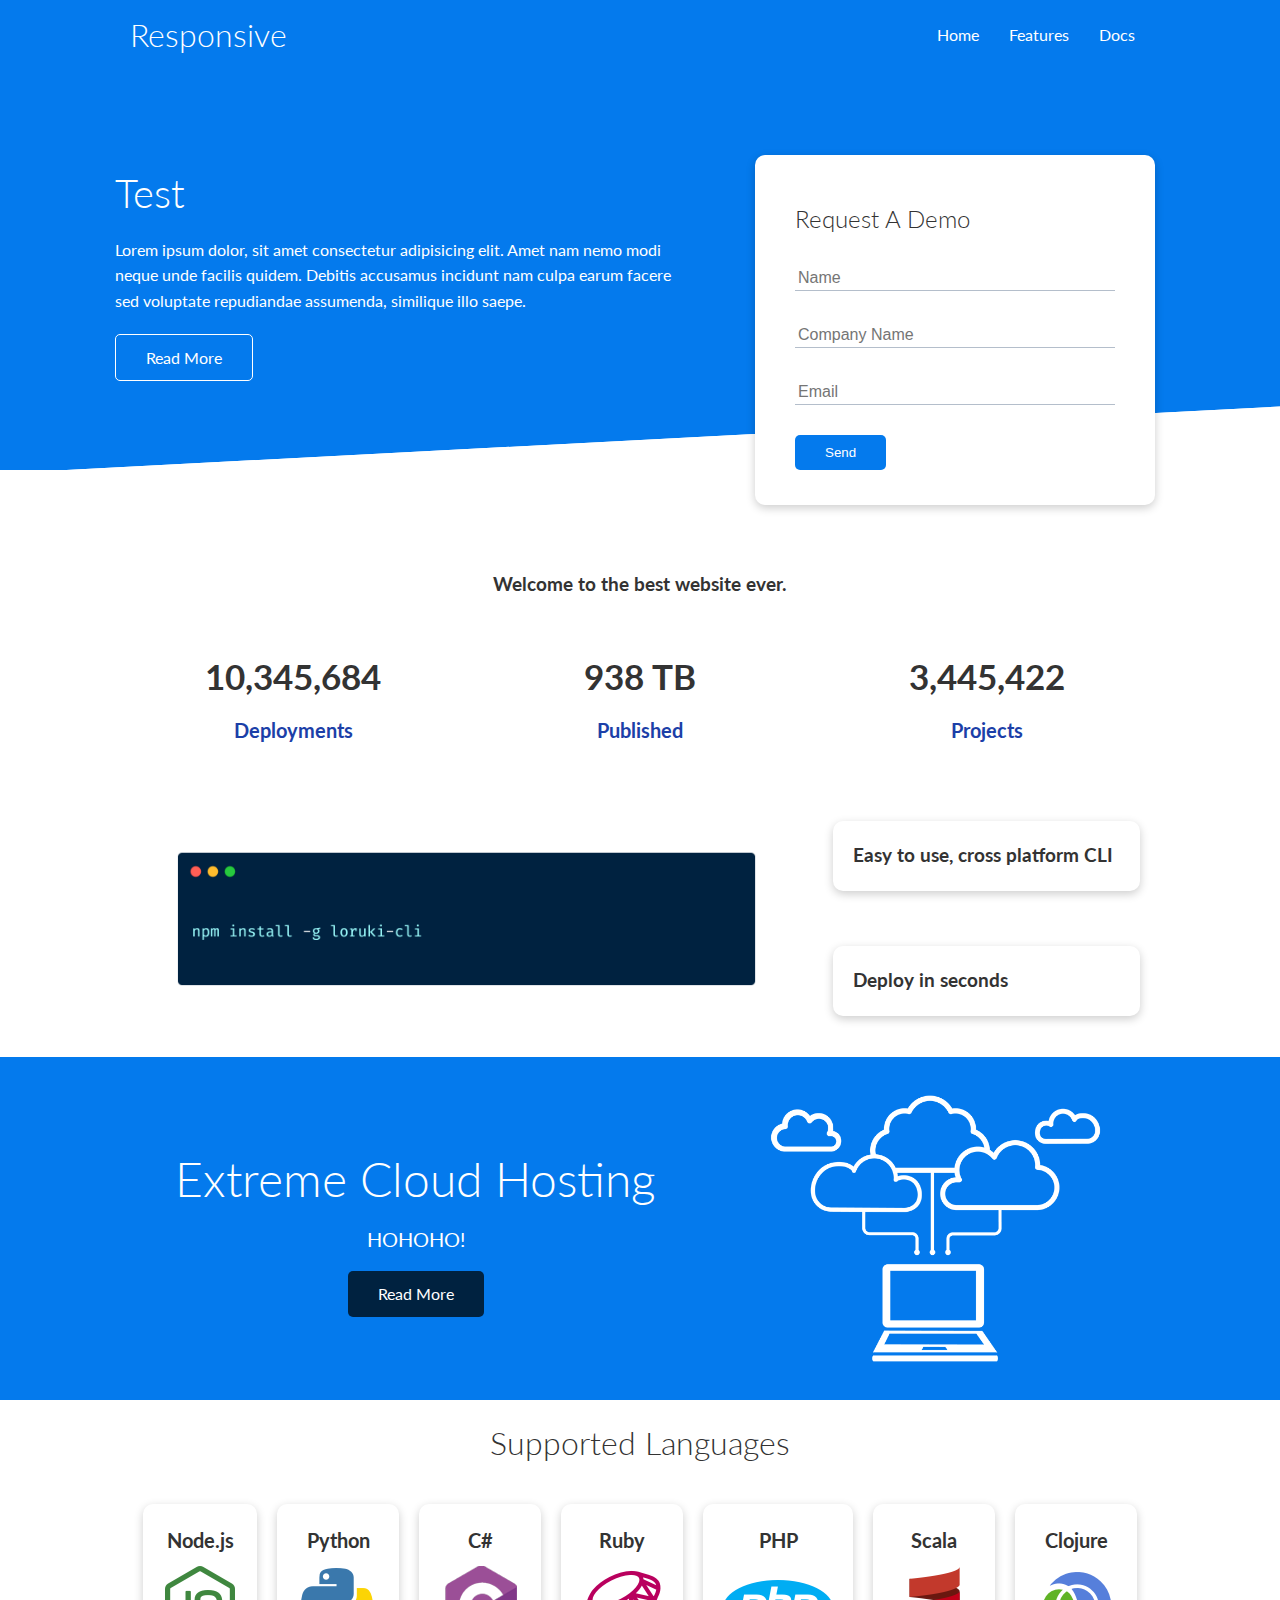
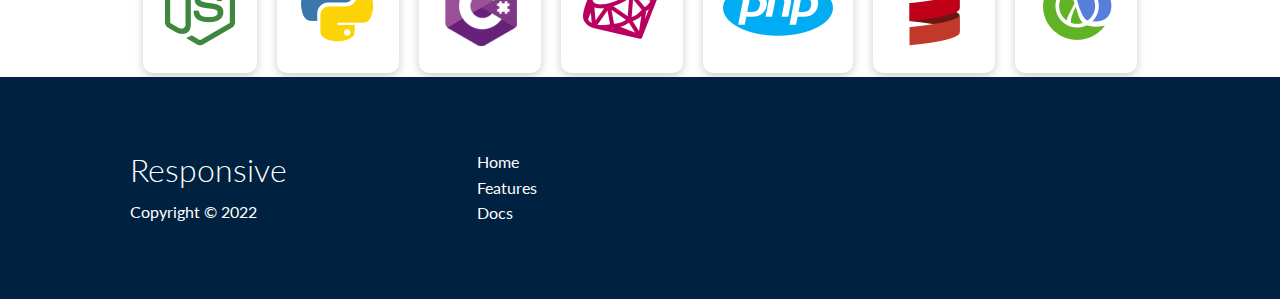
<file: index.html>
<!DOCTYPE html>
<html lang="en">
  <head>
    <meta charset="UTF-8" />
    <meta http-equiv="X-UA-Compatible" content="IE=edge" />
    <meta name="viewport" content="width=device-width, initial-scale=1.0" />
    <title>Responsive Website</title>
    <link
      rel="stylesheet"
      href="https://cdnjs.cloudflare.com/ajax/libs/font-awesome/6.0.0-beta3/css/all.min.css"
      integrity="sha512-Fo3rlrZj/k7ujTnHg4CGR2D7kSs0v4LLanw2qksYuRlEzO+tcaEPQogQ0KaoGN26/zrn20ImR1DfuLWnOo7aBA=="
      crossorigin="anonymous"
      referrerpolicy="no-referrer"
    />
    <link rel="stylesheet" href="css/utilities.css" />
    <link rel="stylesheet" href="css/style.css" />
  </head>
  <body>
    <!-- Navbar -->
    <div class="navbar">
      <div class="container flex">
        <h1 class="logo">Responsive</h1>
        <nav>
          <ul>
            <li><a href="index.html">Home</a></li>
            <li><a href="features.html">Features</a></li>
            <li><a href="docs.html">Docs</a></li>
          </ul>
        </nav>
      </div>
    </div>
    <!-- Showcase -->
    <section class="showcase">
      <div class="container grid">
        <div class="showcase-text">
          <h1>Test</h1>
          <p>
            Lorem ipsum dolor, sit amet consectetur adipisicing elit. Amet nam
            nemo modi neque unde facilis quidem. Debitis accusamus incidunt nam
            culpa earum facere sed voluptate repudiandae assumenda, similique
            illo saepe.
          </p>
          <a href="features.html" class="btn btn-outline">Read More</a>
        </div>
        <div class="showcase-form card">
          <h2>Request A Demo</h2>
          <form>
            <div class="form-control">
              <input type="text" name="name" placeholder="Name" required />
            </div>
            <div class="form-control">
              <input
                type="text"
                name="company"
                placeholder="Company Name"
                required
              />
            </div>
            <div class="form-control">
              <input type="email" name="email" placeholder="Email" required />
            </div>
            <input type="submit" value="Send" class="btn btn-primary" />
          </form>
        </div>
      </div>
    </section>
    <!-- Stats -->
    <section class="stats">
      <div class="container">
        <h3 class="stats-heading text-center my-1">
          Welcome to the best website ever.
        </h3>
        <div class="grid grid-3 text-center my-4">
          <div>
            <i class="fas fa-server fa-3x"></i>
            <h3>10,345,684</h3>
            <p class="text-secondary">Deployments</p>
          </div>
          <div>
            <i class="fas fa-upload fa-3x"></i>
            <h3>938 TB</h3>
            <p class="text-secondary">Published</p>
          </div>
          <div>
            <i class="fas fa-project-diagram fa-3x"></i>
            <h3>3,445,422</h3>
            <p class="text-secondary">Projects</p>
          </div>
        </div>
      </div>
    </section>
    <!-- Cli -->
    <section class="cli">
      <div class="container grid">
        <img src="images/cli.png" alt="" />
        <div class="card">
          <h3>Easy to use, cross platform CLI</h3>
        </div>
        <div class="card">
          <h3>Deploy in seconds</h3>
        </div>
      </div>
    </section>
    <!-- Cloud -->
    <section class="cloud bg-primary my-2 py-2">
      <div class="container grid">
        <div class="text-center">
          <h2 class="lg">Extreme Cloud Hosting</h2>
          <p class="lead my-1">HOHOHO!</p>
          <a href="features.html" class="btn btn-dark">Read More</a>
        </div>
        <img src="images/cloud.png" alt="" />
      </div>
    </section>
    <!-- Languages -->
    <section class="languages">
      <h2 class="md text-center my-2">Supported Languages</h2>
      <div class="container flex">
        <div class="card">
          <h4>Node.js</h4>
          <img src="images/logos/node.png" alt="" />
        </div>
        <div class="card">
          <h4>Python</h4>
          <img src="images/logos/python.png" alt="" />
        </div>
        <div class="card">
          <h4>C#</h4>
          <img src="images/logos/csharp.png" alt="" />
        </div>
        <div class="card">
          <h4>Ruby</h4>
          <img src="images/logos/ruby.png" alt="" />
        </div>
        <div class="card">
          <h4>PHP</h4>
          <img src="images/logos/php.png" alt="" />
        </div>
        <div class="card">
          <h4>Scala</h4>
          <img src="images/logos/scala.png" alt="" />
        </div>
        <div class="card">
          <h4>Clojure</h4>
          <img src="images/logos/clojure.png" alt="" />
        </div>
      </div>
    </section>
    <!-- Footer -->
    <footer class="footer bg-dark py-5">
      <div class="container grid grid-3">
        <div>
          <h1>Responsive</h1>
          <p>Copyright &copy; 2022</p>
        </div>
        <nav>
          <ul>
            <li><a href="index.html">Home</a></li>
            <li><a href="features.html">Features</a></li>
            <li><a href="docs.html">Docs</a></li>
          </ul>
        </nav>
        <div class="social">
          <a href="#"><i class="fab fa-github fa-2x"></i></a>
          <a href="#"><i class="fab fa-facebook fa-2x"></i></a>
          <a href="#"><i class="fab fa-instagram fa-2x"></i></a>
          <a href="#"><i class="fab fa-twitter fa-2x"></i></a>
        </div>
      </div>
    </footer>
  </body>
</html>
</file>
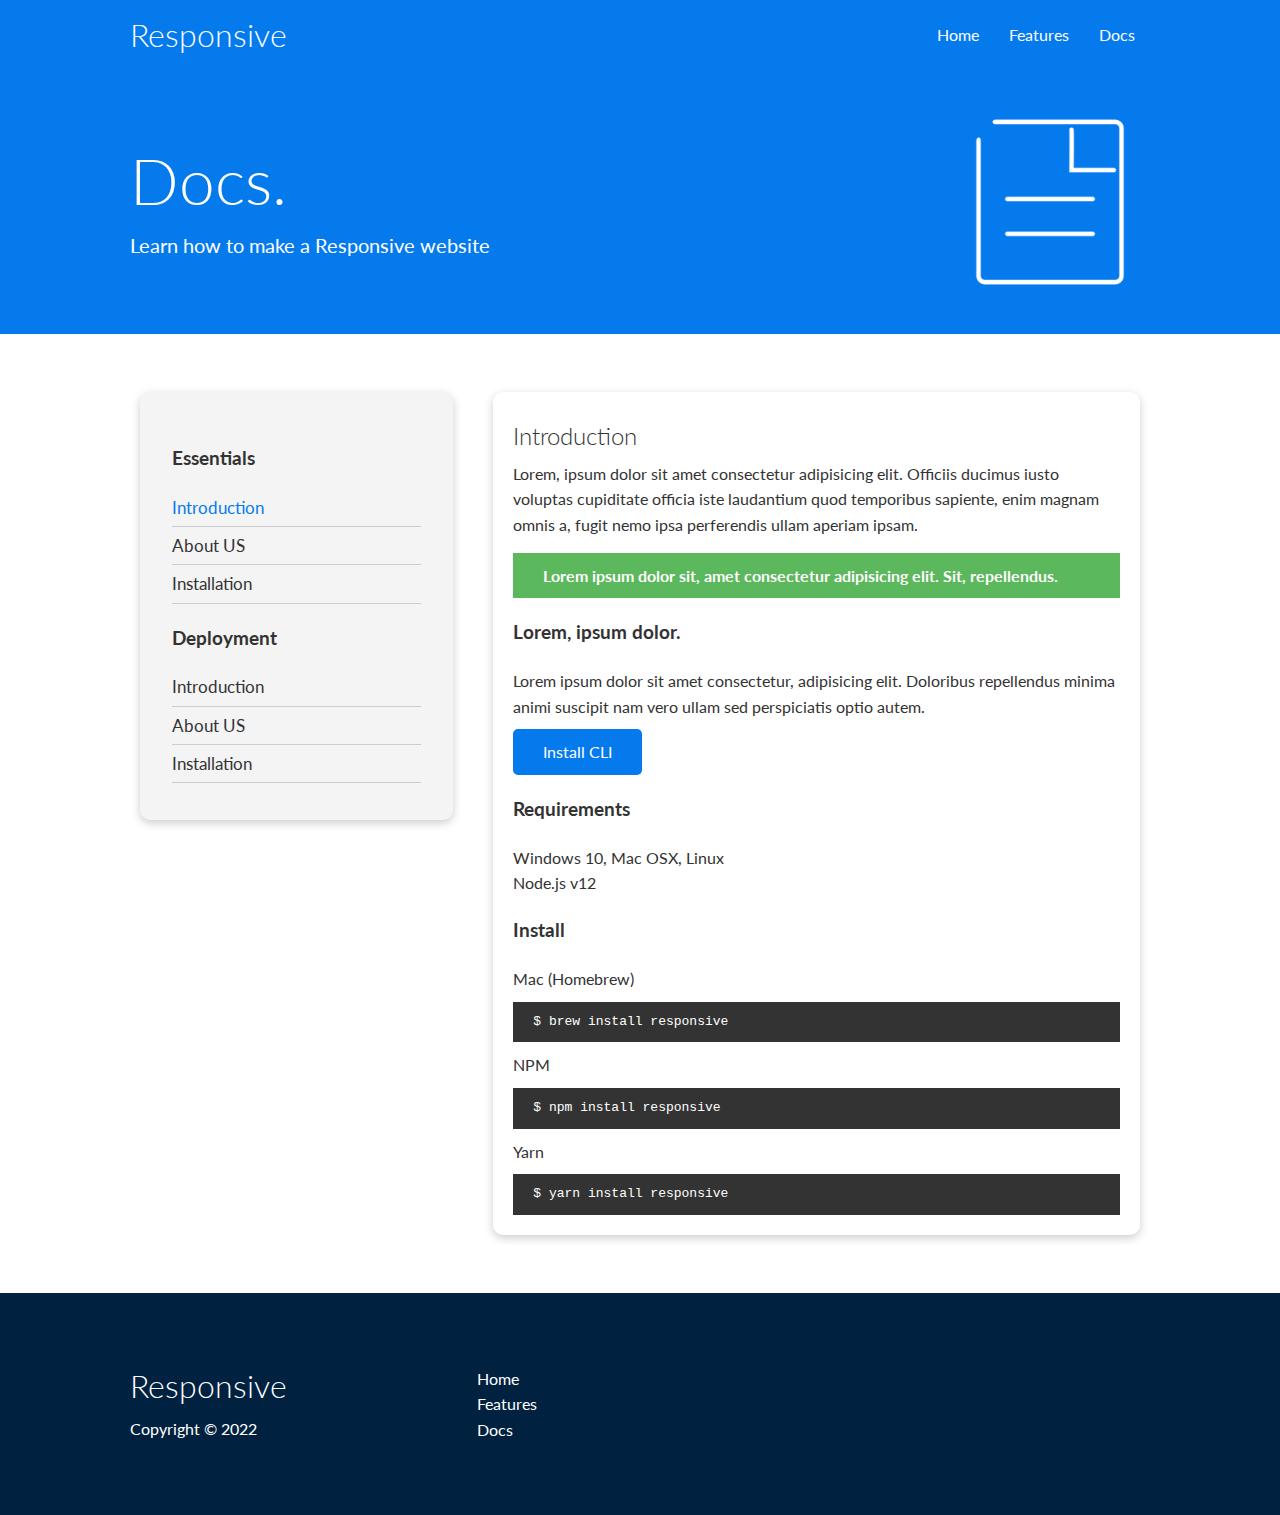
<file: docs.html>
<!DOCTYPE html>
<html lang="en">
  <head>
    <meta charset="UTF-8" />
    <meta http-equiv="X-UA-Compatible" content="IE=edge" />
    <meta name="viewport" content="width=device-width, initial-scale=1.0" />
    <title>Responsive Website</title>
    <link
      rel="stylesheet"
      href="https://cdnjs.cloudflare.com/ajax/libs/font-awesome/6.0.0-beta3/css/all.min.css"
      integrity="sha512-Fo3rlrZj/k7ujTnHg4CGR2D7kSs0v4LLanw2qksYuRlEzO+tcaEPQogQ0KaoGN26/zrn20ImR1DfuLWnOo7aBA=="
      crossorigin="anonymous"
      referrerpolicy="no-referrer"
    />
    <link rel="stylesheet" href="css/utilities.css" />
    <link rel="stylesheet" href="css/style.css" />
  </head>
  <body>
    <!-- Navbar -->
    <div class="navbar">
      <div class="container flex">
        <h1 class="logo">Responsive</h1>
        <nav>
          <ul>
            <li><a href="index.html">Home</a></li>
            <li><a href="features.html">Features</a></li>
            <li><a href="docs.html">Docs</a></li>
          </ul>
        </nav>
      </div>
    </div>
    <!-- Head -->
    <section class="docs-head bg-primary py-3">
      <div class="container grid">
        <div>
          <h1 class="xl">Docs.</h1>
          <p class="lead">Learn how to make a Responsive website</p>
        </div>
        <img src="images/docs.png" alt="" />
      </div>
    </section>
    <!-- Docs Main -->
    <section class="docs-main my-4">
      <div class="container grid">
        <div class="card bg-light p-3">
          <h3 class="my-2">Essentials</h3>
          <nav>
            <ul>
              <li><a href="#" class="text-primary">Introduction</a></li>
              <li><a href="#">About US</a></li>
              <li><a href="#">Installation</a></li>
            </ul>
          </nav>
          <h3 class="my-2">Deployment</h3>
          <nav>
            <ul>
              <li><a href="#">Introduction</a></li>
              <li><a href="#">About US</a></li>
              <li><a href="#">Installation</a></li>
            </ul>
          </nav>
        </div>
        <div class="card">
          <h2>Introduction</h2>
          <p>
            Lorem, ipsum dolor sit amet consectetur adipisicing elit. Officiis
            ducimus iusto voluptas cupiditate officia iste laudantium quod
            temporibus sapiente, enim magnam omnis a, fugit nemo ipsa
            perferendis ullam aperiam ipsam.
          </p>
          <div class="alert alert-success">
            <i class="fas fa-info"></i>Lorem ipsum dolor sit, amet consectetur
            adipisicing elit. Sit, repellendus.
          </div>
          <h3>Lorem, ipsum dolor.</h3>
          <p>
            Lorem ipsum dolor sit amet consectetur, adipisicing elit. Doloribus
            repellendus minima animi suscipit nam vero ullam sed perspiciatis
            optio autem.
          </p>
          <a href="#" class="btn btn-primary">Install CLI</a>

          <h3>Requirements</h3>
          <ul>
            <li>Windows 10, Mac OSX, Linux</li>
            <li>Node.js v12</li>
          </ul>
          <h3>Install</h3>
          <p>Mac (Homebrew)</p>
          <pre><code>$ brew install responsive</code></pre>

          <p>NPM</p>
          <pre><code>$ npm install responsive</code></pre>

          <p>Yarn</p>
          <pre><code>$ yarn install responsive</code></pre>
        </div>
      </div>
    </section>

    <!-- Footer -->
    <footer class="footer bg-dark py-5">
      <div class="container grid grid-3">
        <div>
          <h1>Responsive</h1>
          <p>Copyright &copy; 2022</p>
        </div>
        <nav>
          <ul>
            <li><a href="index.html">Home</a></li>
            <li><a href="features.html">Features</a></li>
            <li><a href="docs.html">Docs</a></li>
          </ul>
        </nav>
        <div class="social">
          <a href="#"><i class="fab fa-github fa-2x"></i></a>
          <a href="#"><i class="fab fa-facebook fa-2x"></i></a>
          <a href="#"><i class="fab fa-instagram fa-2x"></i></a>
          <a href="#"><i class="fab fa-twitter fa-2x"></i></a>
        </div>
      </div>
    </footer>
  </body>
</html>
</file>
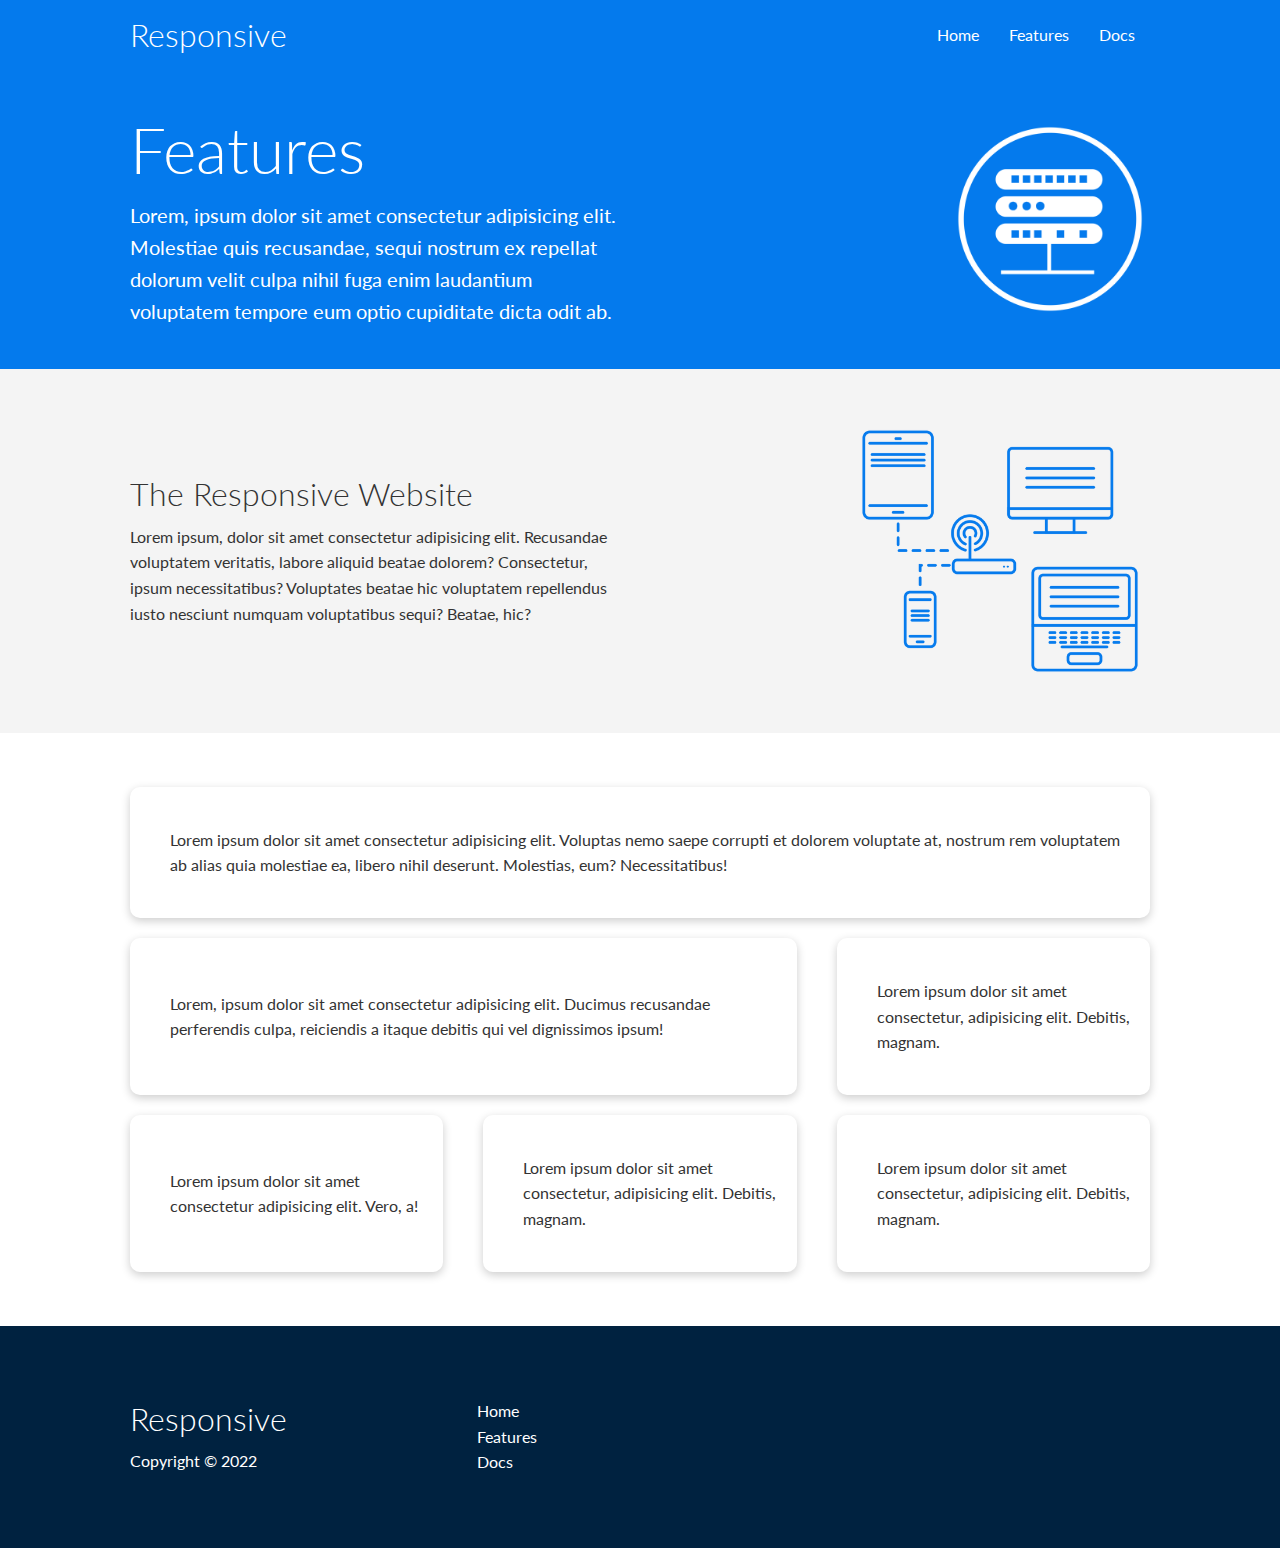
<file: features.html>
<!DOCTYPE html>
<html lang="en">
  <head>
    <meta charset="UTF-8" />
    <meta http-equiv="X-UA-Compatible" content="IE=edge" />
    <meta name="viewport" content="width=device-width, initial-scale=1.0" />
    <title>Responsive Website</title>
    <link
      rel="stylesheet"
      href="https://cdnjs.cloudflare.com/ajax/libs/font-awesome/6.0.0-beta3/css/all.min.css"
      integrity="sha512-Fo3rlrZj/k7ujTnHg4CGR2D7kSs0v4LLanw2qksYuRlEzO+tcaEPQogQ0KaoGN26/zrn20ImR1DfuLWnOo7aBA=="
      crossorigin="anonymous"
      referrerpolicy="no-referrer"
    />
    <link rel="stylesheet" href="css/utilities.css" />
    <link rel="stylesheet" href="css/style.css" />
  </head>
  <body>
    <!-- Navbar -->
    <div class="navbar">
      <div class="container flex">
        <h1 class="logo">Responsive</h1>
        <nav>
          <ul>
            <li><a href="index.html">Home</a></li>
            <li><a href="features.html">Features</a></li>
            <li><a href="docs.html">Docs</a></li>
          </ul>
        </nav>
      </div>
    </div>
    <!-- Head -->
    <section class="features-head bg-primary py-3">
      <div class="container grid">
        <div>
          <h1 class="xl">Features</h1>
          <p class="lead">
            Lorem, ipsum dolor sit amet consectetur adipisicing elit. Molestiae
            quis recusandae, sequi nostrum ex repellat dolorum velit culpa nihil
            fuga enim laudantium voluptatem tempore eum optio cupiditate dicta
            odit ab.
          </p>
        </div>
        <img src="images/server.png" alt="" />
      </div>
    </section>
    <!-- Sub Head -->
    <section class="features-sub-head bg-light py-3">
      <div class="container grid">
        <div>
          <h1 class="md">The Responsive Website</h1>
          <p>
            Lorem ipsum, dolor sit amet consectetur adipisicing elit. Recusandae
            voluptatem veritatis, labore aliquid beatae dolorem? Consectetur,
            ipsum necessitatibus? Voluptates beatae hic voluptatem repellendus
            iusto nesciunt numquam voluptatibus sequi? Beatae, hic?
          </p>
        </div>
        <img src="images/server2.png" alt="" />
      </div>
    </section>
    <section class="features-main my-2">
      <div class="container grid grid-3">
        <div class="card flex">
          <i class="fas fa-server fa-3x"></i>
          <p>
            Lorem ipsum dolor sit amet consectetur adipisicing elit. Voluptas
            nemo saepe corrupti et dolorem voluptate at, nostrum rem voluptatem
            ab alias quia molestiae ea, libero nihil deserunt. Molestias, eum?
            Necessitatibus!
          </p>
        </div>
        <div class="card flex">
          <i class="fas fa-network-wired fa-3x"></i>
          <p>
            Lorem, ipsum dolor sit amet consectetur adipisicing elit. Ducimus
            recusandae perferendis culpa, reiciendis a itaque debitis qui vel
            dignissimos ipsum!
          </p>
        </div>
        <div class="card flex">
          <i class="fas fa-laptop-code fa-3x"></i>
          <p>
            Lorem ipsum dolor sit amet consectetur, adipisicing elit. Debitis,
            magnam.
          </p>
        </div>
        <div class="card flex">
          <i class="fas fa-database fa-3x"></i>
          <p>
            Lorem ipsum dolor sit amet consectetur adipisicing elit. Vero, a!
          </p>
        </div>
        <div class="card flex">
          <i class="fas fa-power-off fa-3x"></i>
          <p>
            Lorem ipsum dolor sit amet consectetur, adipisicing elit. Debitis,
            magnam.
          </p>
        </div>
        <div class="card flex">
          <i class="fas fa-upload fa-3x"></i>
          <p>
            Lorem ipsum dolor sit amet consectetur, adipisicing elit. Debitis,
            magnam.
          </p>
        </div>
      </div>
    </section>
    <!-- Footer -->
    <footer class="footer bg-dark py-5">
      <div class="container grid grid-3">
        <div>
          <h1>Responsive</h1>
          <p>Copyright &copy; 2022</p>
        </div>
        <nav>
          <ul>
            <li><a href="index.html">Home</a></li>
            <li><a href="features.html">Features</a></li>
            <li><a href="docs.html">Docs</a></li>
          </ul>
        </nav>
        <div class="social">
          <a href="#"><i class="fab fa-github fa-2x"></i></a>
          <a href="#"><i class="fab fa-facebook fa-2x"></i></a>
          <a href="#"><i class="fab fa-instagram fa-2x"></i></a>
          <a href="#"><i class="fab fa-twitter fa-2x"></i></a>
        </div>
      </div>
    </footer>
  </body>
</html>
</file>
<file: css/utilities.css>
.container {
  max-width: 1100px;
  margin: 0 auto;
  overflow: auto;
  padding: 0 40px;
}

.card {
  background-color: #fff;
  color: #333;
  border-radius: 10px;
  box-shadow: 0 3px 10px rgba(0, 0, 0, 0.2);
  padding: 20px;
  margin: 10px;
}
.btn {
  display: inline-block;
  padding: 10px 30px;
  cursor: pointer;
  background-color: var(--primary-color);
  color: #fff;
  border: none;
  border-radius: 5px;
}
.btn-outline {
  background-color: transparent;
  border: 1px #fff solid;
}

.btn:hover {
  transform: scale(0.98);
}

.text-center {
  text-align: center;
}

/* Backgrounds */

.bg-primary a,
.btn-primary a,
.bg-secondary a,
.btn-secondary a,
.bg-dark a,
.btn-dark a {
  color: #fff;
}

.alert {
  background: var(--light-color);
  padding: 10px 20px;
  font-weight: bold;
  margin: 15px 0;
}
.alert i {
  margin-right: 10px;
}
.alert-success {
  background-color: var(--success-color);
  color: #fff;
}
.alert-error {
  background-color: var(--error-color);
  color: #fff;
}
.bg-primary,
.btn-primary {
  background-color: var(--primary-color);
  color: #fff;
}
.bg-secondary,
.btn-secondary {
  background-color: var(--secondary-color);
  color: #fff;
}
.bg-dark,
.btn-dark {
  background-color: var(--dark-color);
  color: #fff;
}
.bg-light,
.btn-light {
  background-color: var(--light-color);
  color: #333;
}

/* Text colors */
.text-primary {
  color: var(--primary-color);
}
.text-secondary {
  color: var(--secondary-color);
}
.text-dark {
  color: var(--dark-color);
}
.text-light {
  color: var(--light-color);
}
.lead {
  font-size: 20px;
}
.sm {
  font-size: 1rem;
}
.md {
  font-size: 2rem;
}
.lg {
  font-size: 3rem;
}
.xl {
  font-size: 4rem;
}
.flex {
  display: flex;
  justify-content: center;
  align-items: center;
  height: 100%;
}

.grid {
  display: grid;
  grid-template-columns: repeat(2, 1fr);
  gap: 20px;
  justify-content: center;
  align-items: center;
  height: 100%;
}
.grid-3 {
  grid-template-columns: repeat(3, 1fr);
}
/* Margin */
.my-1 {
  margin: 1rem 0;
}
.my-2 {
  margin: 1.5rem 0;
}
.my-3 {
  margin: 2rem 0;
}
.my-4 {
  margin: 3rem 0;
}
.my-5 {
  margin: 4rem 0;
}

.m-1 {
  margin: 1rem;
}
.m-2 {
  margin: 1.5rem;
}
.m-3 {
  margin: 2rem;
}
.m-4 {
  margin: 3rem;
}
.m-5 {
  margin: 4rem;
}

/* Padding */
.py-1 {
  padding: 1rem 0;
}
.py-2 {
  padding: 1.5rem 0;
}
.py-3 {
  padding: 2rem 0;
}
.py-4 {
  padding: 3rem 0;
}
.py-5 {
  padding: 4rem 0;
}

.p-1 {
  padding: 1rem;
}
.p-2 {
  padding: 1.5rem;
}
.p-3 {
  padding: 2rem;
}
.p-4 {
  padding: 3rem;
}
.p-5 {
  padding: 4rem;
}
</file>
<file: css/style.css>
@import url("https://fonts.googleapis.com/css2?family=Lato:wght@300&display=swap");

:root {
  --primary-color: #047aed;
  --secondary-color: #1c3fa8;
  --dark-color: #002240;
  --light-color: #f4f4f4;
  --success-color: #5cb85c;
  --error-color: #d9534f;
}
* {
  box-sizing: border-box;
  padding: 0;
  margin: 0;
}
body {
  font-family: "Lato", sans-serif;
  color: #333;
  line-height: 1.6;
}

ul {
  list-style-type: none;
}
a {
  text-decoration: none;
  color: #333;
}
h1,
h2 {
  font-weight: 300;
  line-height: 1.2;
  margin: 10px 0;
}

p {
  margin: 10px 0;
}
img {
  width: 100%;
}
code,
pre {
  background: #333;
  color: #fff;
  padding: 10px;
}

/* Navbar */
.navbar {
  background-color: var(--primary-color);
  color: #fff;
  height: 70px;
}

.navbar ul {
  display: flex;
}
.navbar a {
  color: #fff;
  padding: 10px;
  margin: 0 5px;
}

.navbar a:hover {
  border-bottom: 2px #fff solid;
}
.navbar .flex {
  justify-content: space-between;
}

/* Showcase */
.showcase {
  height: 400px;
  background-color: var(--primary-color);
  color: #fff;
  position: relative;
}

.showcase h1 {
  font-size: 40px;
}
.showcase p {
  margin: 20px 0;
}
.showcase .grid {
  grid-template-columns: 55% 45%;
  gap: 30px;
  overflow: visible;
}

.showcase::before,
.showcase::after {
  content: "";
  position: absolute;
  height: 100px;
  bottom: -70px;
  right: 0;
  left: 0;
  background-color: #fff;
  transform: skewY(-3deg);
  -webkit-transform: skewY(-3deg);
  -moz-transform: skewY(-3deg);
  -ms-transform: skewY(-3deg);
}

.showcase-text {
  animation: slideInFromLeft 1s ease-in;
}
.showcase-form {
  position: relative;
  top: 60px;
  height: 350px;
  width: 400px;
  padding: 40px;
  z-index: 100;
  justify-self: flex-end;
  animation: slideInFromRight 1s ease-in;
}

.showcase-form .form-control {
  margin: 30px 0;
}
.showcase-form input[type="text"],
.showcase-form input[type="email"] {
  border: 0;
  border-bottom: 1px solid #b4becb;
  width: 100%;
  padding: 3px;
  font-size: 16px;
}
.showcase-form input:focus {
  outline: none;
}

/* Stats */
.stats {
  padding-top: 100px;
  animation: slideInFromBottom 1s ease-in;
}
.stats-heading {
  max-width: 500px;
  margin: auto;
}
.stats .grid h3 {
  font-size: 35px;
}
.stats .grid p {
  font-size: 20px;
  font-weight: bold;
}
/* Cli */
.cli .grid {
  grid-template-columns: repeat(3, 1fr);
  grid-template-rows: repeat(2, 1fr);
}

.cli .grid > *:first-child {
  grid-column: 1 / span 2;
  grid-row: 1 / span 2;
}

/* Cloud */
.cloud .grid {
  grid-template-columns: 4fr 3fr;
}

/* Languages */
.languages .flex {
  flex-wrap: wrap;
}
.languages .card {
  text-align: center;
  margin: 18px 10px 4px;
  transition: transform 0.2s ease-in;
}
.languages .card h4 {
  font-size: 20px;
  margin-bottom: 10px;
}
.languages .card:hover {
  transform: translateY(-15px);
}
/* Features */
.features-head img,
.docs-head img {
  width: 200px;
  justify-self: flex-end;
}
.features-sub-head img {
  width: 300px;
  justify-self: flex-end;
}

.features-main .card > i {
  margin-right: 20px;
}
.features-main .grid {
  padding: 30px;
}
.features-main .grid > *:first-child {
  grid-column: 1 / span 3;
}
.features-main .grid > *:nth-child(2) {
  grid-column: 1 / span 2;
}

/* Docs */
.docs-main h3 {
  margin: 20px 0;
}
.docs-main .grid {
  grid-template-columns: 1fr 2fr;
  align-items: flex-start;
}
.docs-main nav li {
  font-size: 17px;
  padding-bottom: 5px;
  margin-bottom: 5px;
  border-bottom: 1px #ccc solid;
}
.docs-main a:hover {
  font-weight: bold;
}

/* Footer */
.footer .social a {
  margin: 0 10px;
}

/* Tablets and Under */
@media (max-width: 768px) {
  .grid,
  .showcase .grid,
  .stats .grid,
  .cli .grid,
  .cloud .grid,
  .features-main .grid,
  .docs-main .grid {
    grid-template-columns: 1fr;
    grid-template-rows: 1fr;
  }
  .showcase {
    height: auto;
  }
  .showcase-text {
    text-align: center;
    margin-top: 40px;
  }
  .showcase-form {
    justify-self: center;
    margin: auto;
  }
  .cli .grid > *:first-child {
    grid-column: 1;
    grid-row: 1;
  }
  .features-head,
  .features-sub-head,
  .docs-head {
    text-align: center;
  }
  .features-head img,
  .features-sub-head img,
  .docs-head img {
    justify-self: center;
  }
  .features-main .grid > *:first-child,
  .features-main .grid > *:nth-child(2) {
    grid-column: 1;
  }
}
/* Animations */
@keyframes slideInFromLeft {
  0% {
    transform: translateX(-100%);
  }
  100% {
    transform: translateX(0);
  }
}

@keyframes slideInFromRight {
  0% {
    transform: translateX(100%);
  }
  100% {
    transform: translateX(0);
  }
}

@keyframes slideInFromTop {
  0% {
    transform: translateY(-100%);
  }
  100% {
    transform: translateY(0);
  }
}

@keyframes slideInFromBottom {
  0% {
    transform: translateY(100%);
  }
  100% {
    transform: translateX(0);
  }
}

/* Mobile */
@media (max-width: 500px) {
  .navbar {
    height: 110px;
  }
  .navbar .flex {
    flex-direction: column;
  }
  .navbar ul {
    padding: 10px;
    background-color: rgba(0, 0, 0, 0.1);
  }
}
</file>
